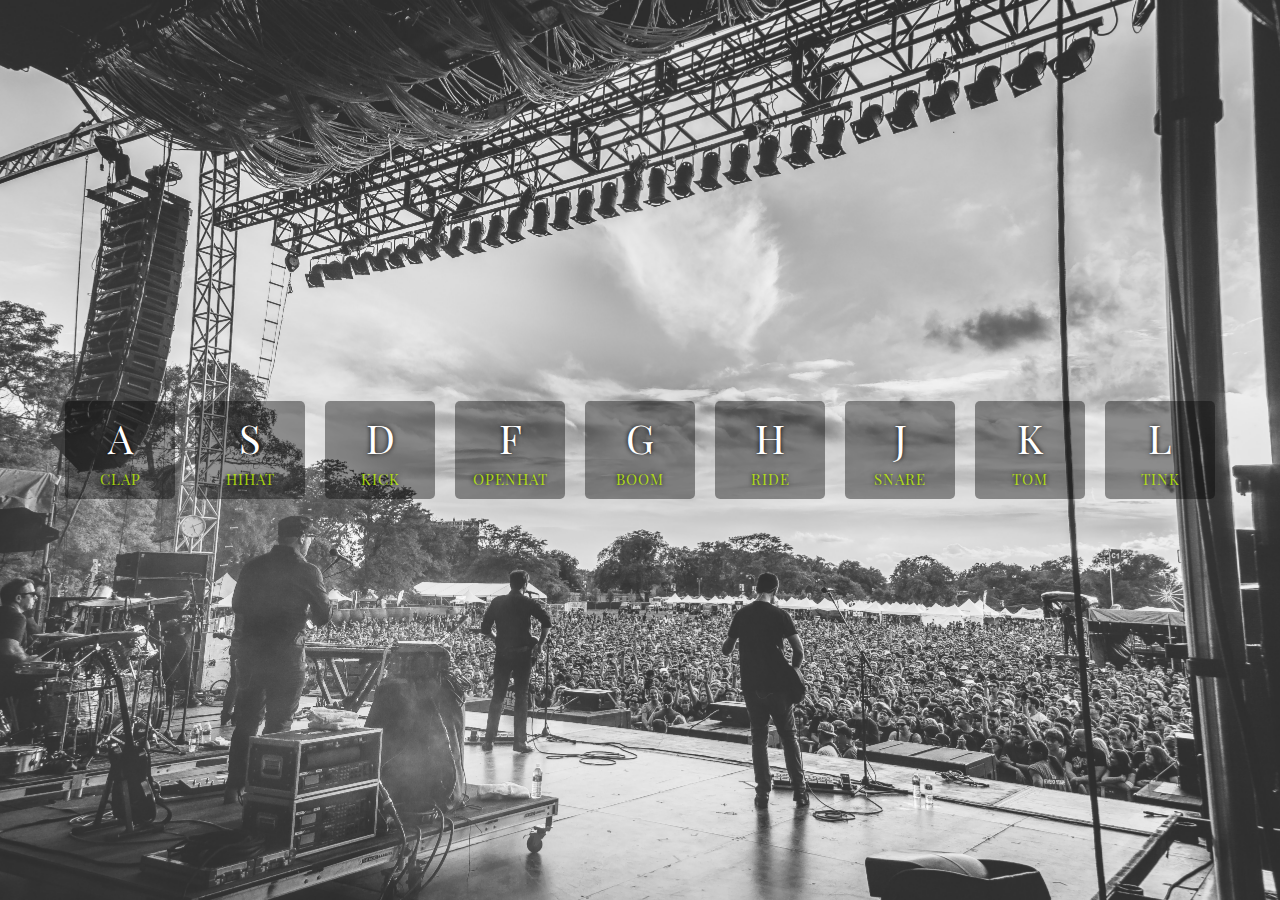
<file: [JS] Drum Kit - 01/index.html>
<!DOCTYPE html>
<html lang="en">
<head>
  <meta charset="UTF-8">
  <title>🤘 Drum Kit 🤘</title>
  <link rel="stylesheet" href="./style.css">
  <link href="https://fonts.googleapis.com/css2?family=Playfair+Display+SC&display=swap" rel="stylesheet">
</head>
<body>


  <div class="keys">
    <div data-key="65" class="key">
      <kbd>A</kbd>
      <span class="sound">clap</span>
    </div>
    <div data-key="83" class="key">
      <kbd>S</kbd>
      <span class="sound">hihat</span>
    </div>
    <div data-key="68" class="key">
      <kbd>D</kbd>
      <span class="sound">kick</span>
    </div>
    <div data-key="70" class="key">
      <kbd>F</kbd>
      <span class="sound">openhat</span>
    </div>
    <div data-key="71" class="key">
      <kbd>G</kbd>
      <span class="sound">boom</span>
    </div>
    <div data-key="72" class="key">
      <kbd>H</kbd>
      <span class="sound">ride</span>
    </div>
    <div data-key="74" class="key">
      <kbd>J</kbd>
      <span class="sound">snare</span>
    </div>
    <div data-key="75" class="key">
      <kbd>K</kbd>
      <span class="sound">tom</span>
    </div>
    <div data-key="76" class="key">
      <kbd>L</kbd>
      <span class="sound">tink</span>
    </div>
  </div>

  <audio data-key="65" src="./sounds/clap.wav"></audio>
  <audio data-key="83" src="./sounds/hihat.wav"></audio>
  <audio data-key="68" src="./sounds/kick.wav"></audio>
  <audio data-key="70" src="./sounds/openhat.wav"></audio>
  <audio data-key="71" src="./sounds/boom.wav"></audio>
  <audio data-key="72" src="./sounds/ride.wav"></audio>
  <audio data-key="74" src="./sounds/snare.wav"></audio>
  <audio data-key="75" src="./sounds/tom.wav"></audio>
  <audio data-key="76" src="./sounds/tink.wav"></audio>


  <script>
    
    function removeTransition(e) {
      if (e.propertyName !== 'transform') return;
      e.target.classList.remove('playing');
    }

    function playSound(e) {
      const audio = document.querySelector(`audio[data-key="${e.keyCode}"]`);
      const key = document.querySelector(`div[data-key="${e.keyCode}"]`);
      if (!audio) return;

      key.classList.add('playing');
      audio.currentTime = 0; // 재생위치를 처음으로 설정 
      audio.play();  
    }

    const keys = document.querySelectorAll('.key');
    keys.forEach(key => key.addEventListener('transitionend', removeTransition));
    window.addEventListener('keydown', playSound);
    
  </script>

</body>
</html>
</file>
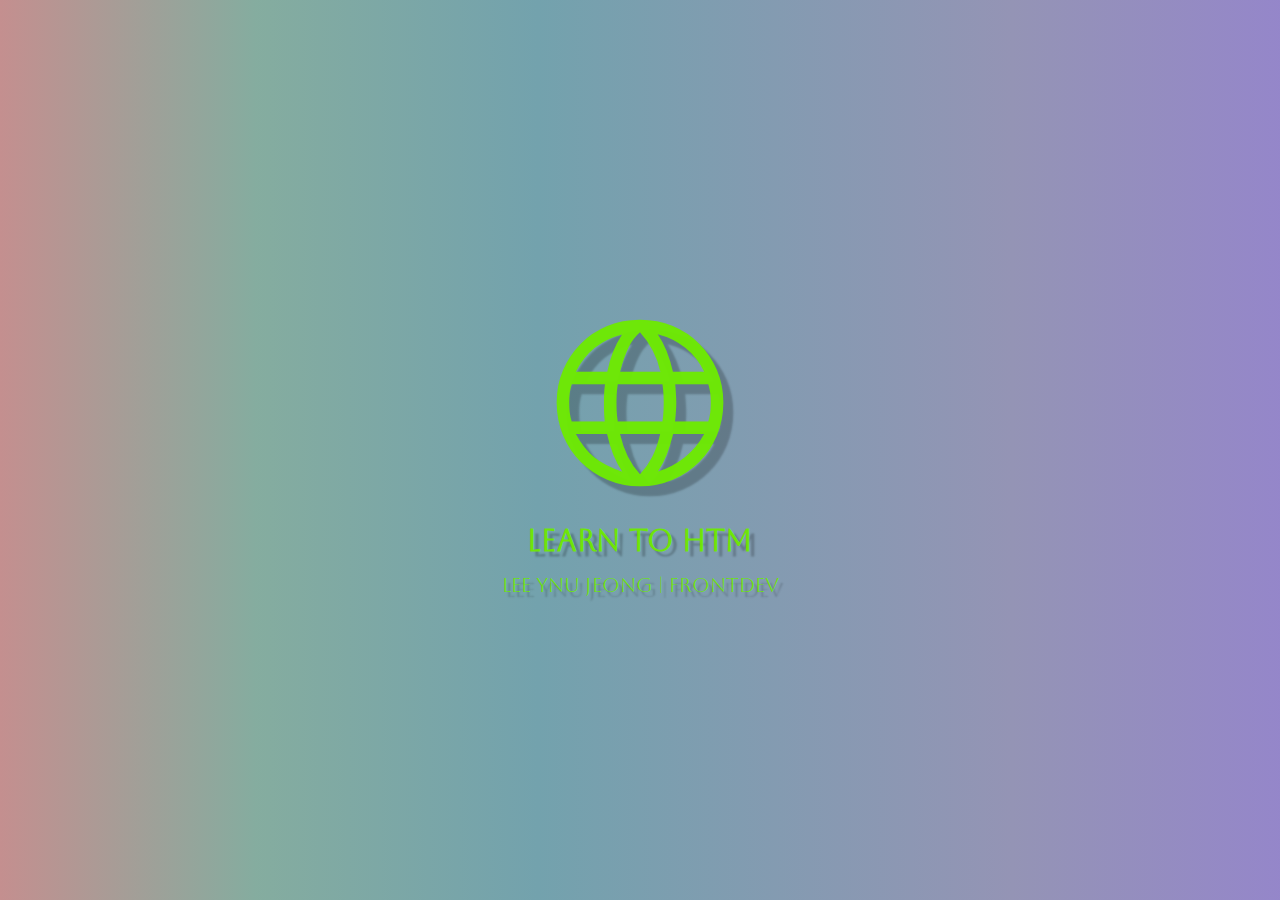
<file: landing page/index.html>
<!DOCTYPE html>
<html lang="en">
<head>
  <meta charset="UTF-8">
  <meta http-equiv="X-UA-Compatible" content="IE=edge">
  <meta name="viewport" content="width=device-width, initial-scale=1.0">
  <title>Landing Page</title>
  <link href="https://fonts.googleapis.com/css2?family=Aboreto&family=Mulish&display=swap" rel="stylesheet">
  <link rel="stylesheet" href="https://fonts.googleapis.com/css2?family=Material+Symbols+Outlined:opsz,wght,FILL,GRAD@48,400,0,0" />
  <link rel="stylesheet" href="./style.css">
</head>
<body>

  <div class="wrap">
    <h1>
      <span class="material-symbols-outlined">language</span>
    </h1>
    <p id="dynamic" class="lg-text">
      
    </p>
    <p class="sm-text">LEE YNU JEONG | FRONTDEV</p>
  </div>
  
  <script src="./main.js"></script>

</body>
</html>
</file>
<file: [JS] Drum Kit - 01/style.css>
html {
  font-size: 10px;
  background: url('background.jpg') bottom center;
  background-size: cover;
}

body,html {
  margin: 0;
  padding: 0;
  font-family: 'Playfair Display SC', serif;
}

.keys {
  display: flex;
  flex: 1;
  min-height: 100vh;
  align-items: center;
  justify-content: center;
}

.key {
  border: none;
  border-radius: .5rem;
  margin: 1rem;
  font-size: 1.5rem;
  padding: 1rem .5rem;
  transition: all .07s ease;
  width: 10rem;
  text-align: center;
  color: white;
  background: rgba(0,0,0,0.4);
  text-shadow: 0 0 .5rem black;
}

.playing {
  transform: scale(1.1);
  border-color: #c8ff00c6;
  box-shadow: 0 0 1rem #c8ff00c6;
}

kbd {
  display: block;
  font-size: 4rem;
  font-family: 'Playfair Display SC', serif;
  margin-bottom: 5px;
}

.sound {
  font-size: 1.5rem;
  text-transform: uppercase;
  letter-spacing: .1rem;
  color: #c8ff00c6;
}
</file>
<file: landing page/style.css>
* {
  margin: 0;
  padding: 0;
  box-sizing: border-box;
}

body {
  display: relative;
height: 100vh;
  background-image: linear-gradient(to right, #c48f8f 0%, #74a192e0 20%, #73a2ad 42%, #9494b5 79%, #4305d48f 130%);
}

.wrap {
  position: absolute;
  top:50%;
  left:50%;
  transform: translate(-50%, -50%); 
  color: #6ee804f9;
  text-align: center;
  font-family: 'Aboreto', cursive;
}

.material-symbols-outlined {
  font-size: 200px;
  margin-bottom: 20px;
  text-shadow: 10px 10px 2px rgba(0, 0, 0, 0.224);
}

.lg-text {
  font-size: 30px;
  font-weight: bold;
  margin-bottom: 15px;
  text-shadow: 5px 5px 2px rgba(0, 0, 0, 0.224);
}

.sm-text {
  font-size: 20px;
  text-shadow: 4px 5px 2px rgba(0, 0, 0, 0.224);
}

#dynamic {
  position: relative;
  display: inline-block;  /*아이디 속성이 block이라*/
}

#dynamic::after{
  content: "";
  display:block;
  position: absolute;
  top: 0;
  right: -15px;
  width: 3px;
  height: 100%;
  background-color: #74f900f9;
  box-shadow: 5px 5px 2px rgba(0, 0, 0, 0.224);
}

#dynamic.active::after {
  display: none;  /* active 클래스로 일시적으로 감춰지도록 */
}
</file>
